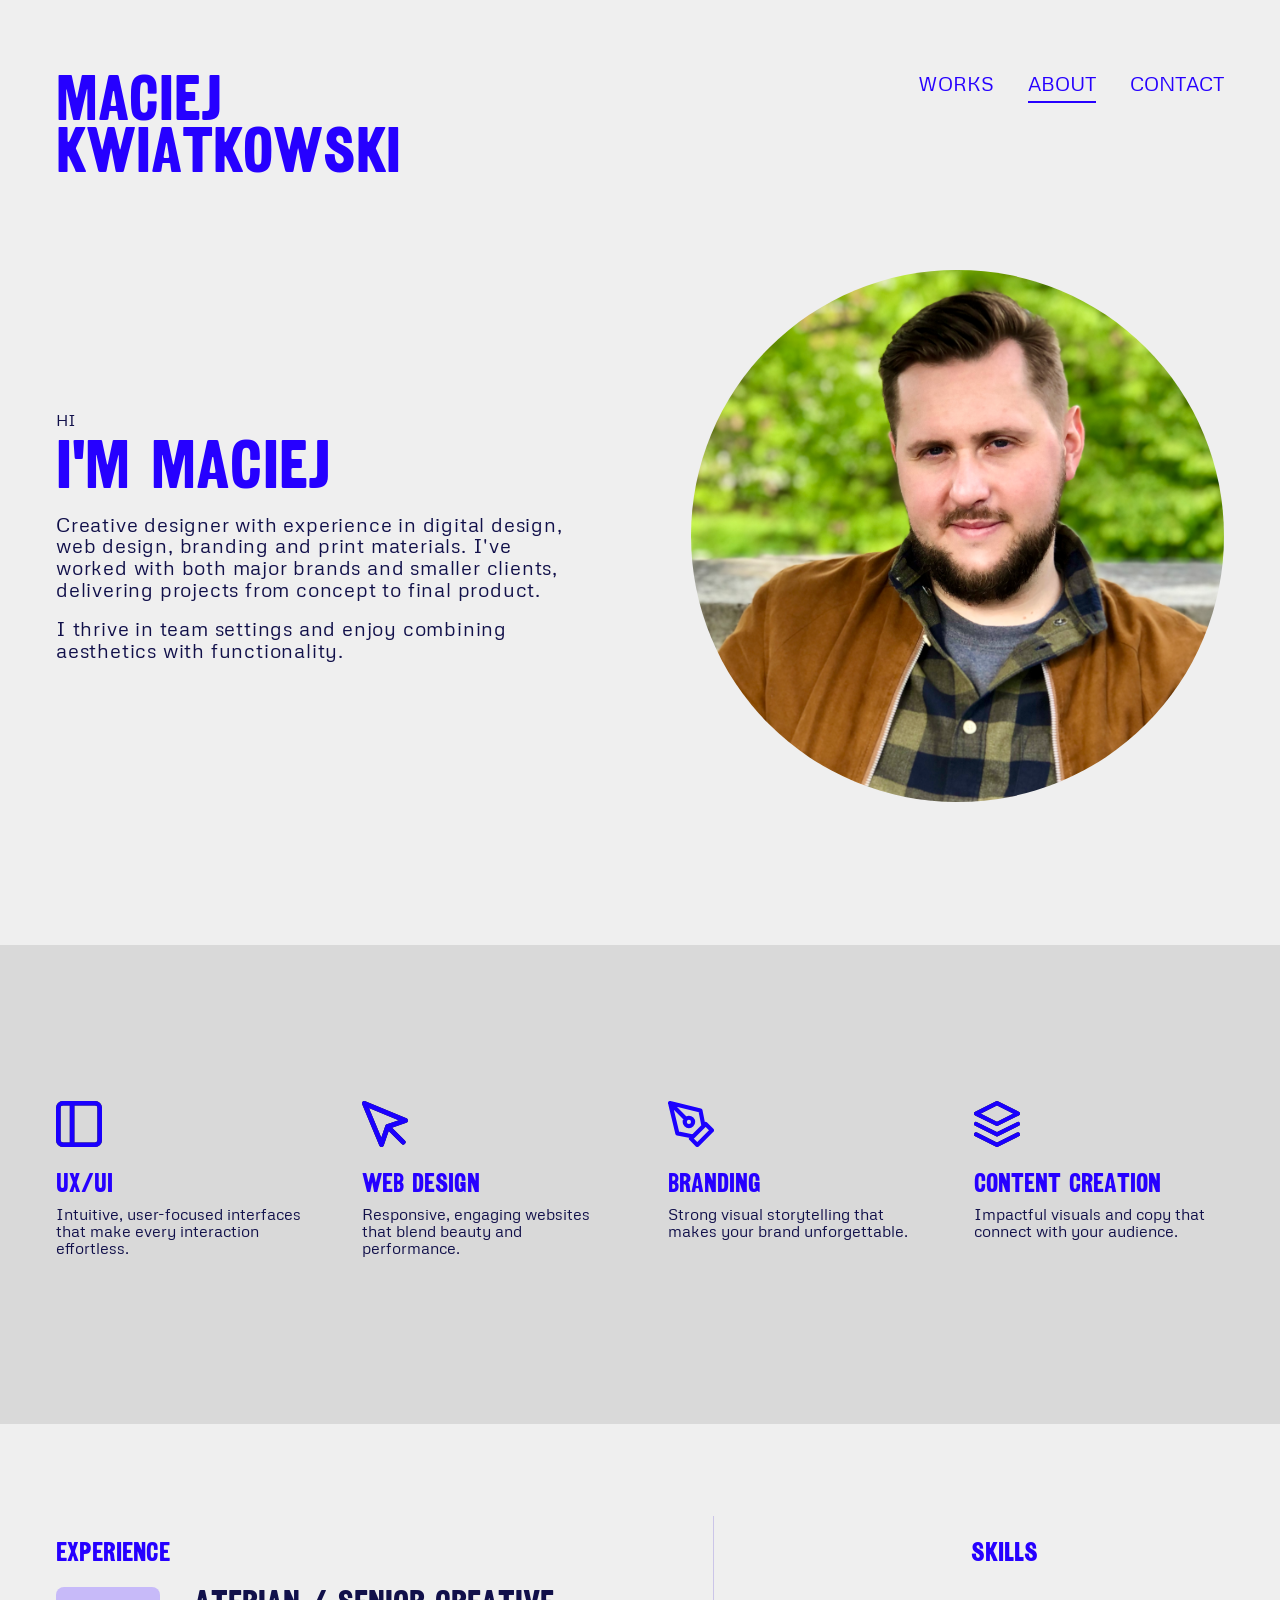
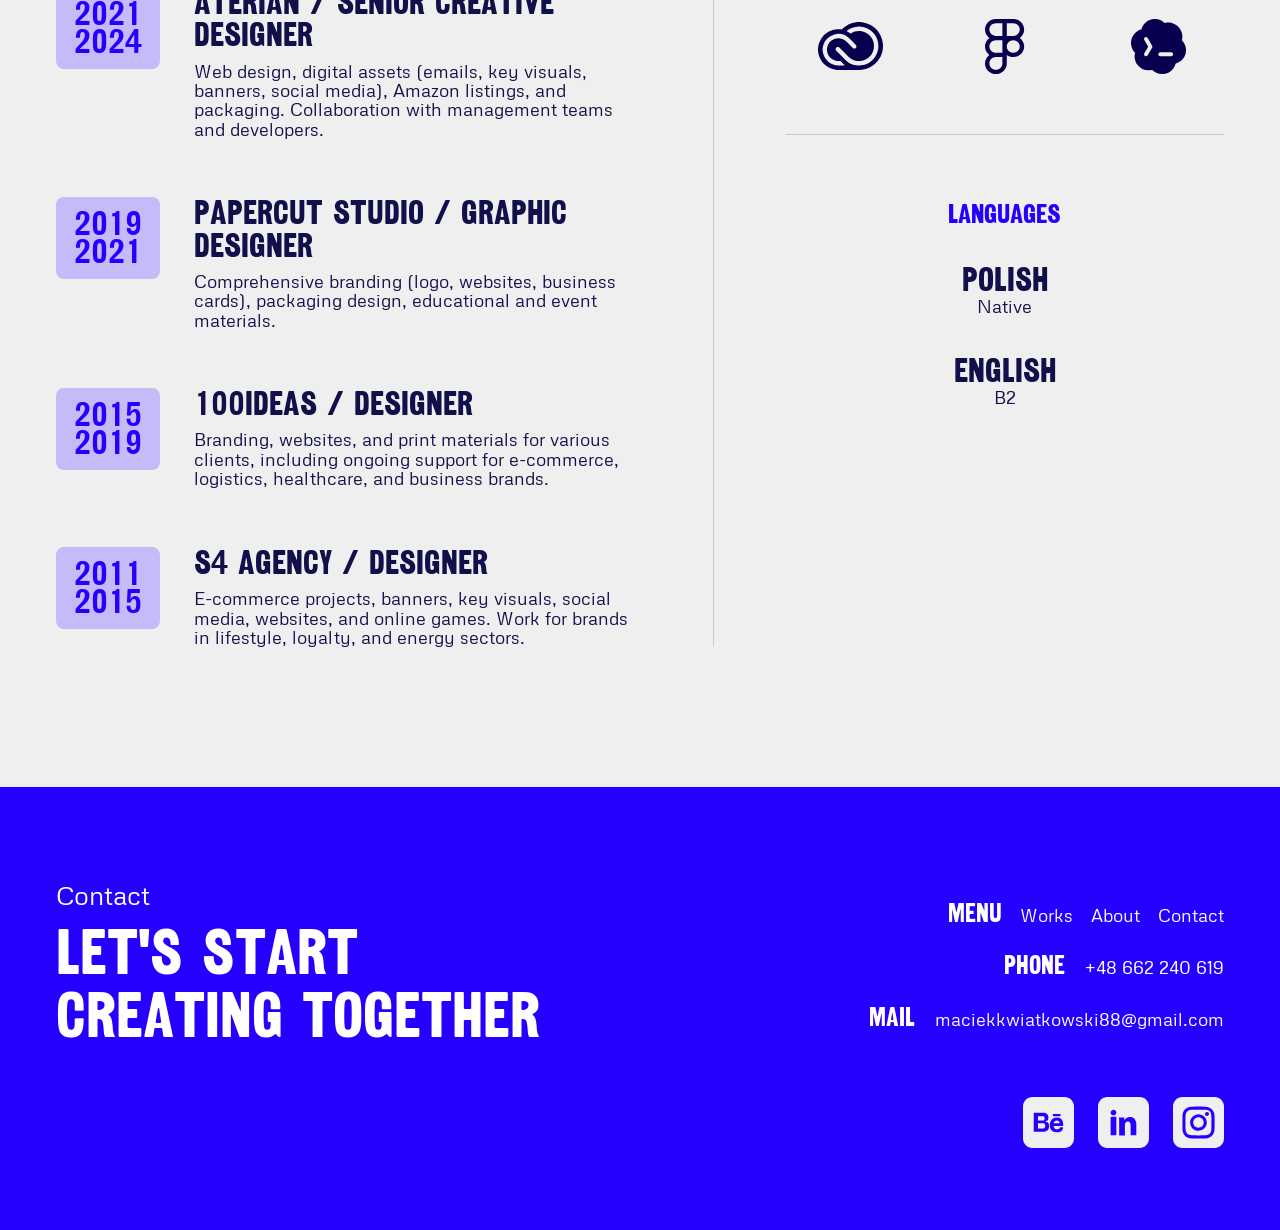
<file: about.html>
<!doctype html>
<html lang="en">
  <head>
    <meta charset="utf-8">
    <meta name="viewport" content="width=device-width, initial-scale=1">
    <title>About - Maciej Kwiatkowski</title>
    <meta name="description" content="Bio, experience, skills and languages of designer Maciej Kwiatkowski.">
    <link rel="stylesheet" href="styles.css">
  </head>
  <body data-page="about">
    <header class="site-header wrap">
      <a class="logo" href="index.html">Maciej<br>Kwiatkowski</a>
      <nav class="nav" aria-label="Main navigation">
        <a href="works.html" data-nav="works">Works</a>
        <a href="about.html" data-nav="about">About</a>
        <a href="#contact">Contact</a>
      </nav>
    </header>

    <main>
      <section class="about-hero wrap reveal">
        <div>
          <p class="eyebrow">HI</p>
          <h1 class="title">I'm Maciej</h1>
          <p class="copy">Creative designer with experience in digital design, web design, branding and print materials. I've worked with both major brands and smaller clients, delivering projects from concept to final product.</p>
          <p class="copy">I thrive in team settings and enjoy combining aesthetics with functionality.</p>
        </div>
        <div class="portrait is-round"><img src="assets/images/maciej.jpg" alt="Maciej Kwiatkowski"></div>
      </section>

      <section class="band">
        <div class="services wrap reveal fade-icons">
          <article class="service"><img src="assets/icons/ux.svg" alt=""><h2 class="card-title">UX/UI</h2><p class="small-copy">Intuitive, user-focused interfaces that make every interaction effortless.</p></article>
          <article class="service"><img src="assets/icons/web.svg" alt=""><h2 class="card-title">Web Design</h2><p class="small-copy">Responsive, engaging websites that blend beauty and performance.</p></article>
          <article class="service"><img src="assets/icons/branding.svg" alt=""><h2 class="card-title">Branding</h2><p class="small-copy">Strong visual storytelling that makes your brand unforgettable.</p></article>
          <article class="service"><img src="assets/icons/content.svg" alt=""><h2 class="card-title">Content Creation</h2><p class="small-copy">Impactful visuals and copy that connect with your audience.</p></article>
        </div>
      </section>

      <section class="resume wrap reveal">
        <div>
          <h2 class="mini-heading">Experience</h2>
          <div class="timeline">
            <article class="job"><div class="years">2021<br>2024</div><div><h3 class="job-title">Aterian / Senior Creative Designer</h3><p>Web design, digital assets (emails, key visuals, banners, social media), Amazon listings, and packaging. Collaboration with management teams and developers.</p></div></article>
            <article class="job"><div class="years">2019<br>2021</div><div><h3 class="job-title">Papercut Studio / Graphic Designer</h3><p>Comprehensive branding (logo, websites, business cards), packaging design, educational and event materials.</p></div></article>
            <article class="job"><div class="years">2015<br>2019</div><div><h3 class="job-title">100Ideas / Designer</h3><p>Branding, websites, and print materials for various clients, including ongoing support for e-commerce, logistics, healthcare, and business brands.</p></div></article>
            <article class="job"><div class="years">2011<br>2015</div><div><h3 class="job-title">S4 Agency / Designer</h3><p>E-commerce projects, banners, key visuals, social media, websites, and online games. Work for brands in lifestyle, loyalty, and energy sectors.</p></div></article>
          </div>
        </div>
        <div class="rule" aria-hidden="true"></div>
        <aside class="side-panel">
          <h2 class="mini-heading">Skills</h2>
          <div class="tool-icons fade-icons">
            <img src="assets/icons/adobe.svg" alt="Adobe">
            <img src="assets/icons/figma.svg" alt="Figma">
            <img src="assets/icons/codex.svg" alt="Codex">
          </div>
          <div class="thin-line"></div>
          <h2 class="mini-heading">Languages</h2>
          <p class="language"><strong>Polish</strong>Native</p>
          <p class="language"><strong>English</strong>B2</p>
        </aside>
      </section>
    </main>

    <footer class="site-footer" id="contact">
      <div class="footer-grid wrap">
        <div><p class="footer-kicker">Contact</p><h2 class="footer-title">Let's start<br>creating together</h2></div>
        <div class="footer-info">
          <div class="footer-nav"><strong>Menu</strong><a href="works.html">Works</a><a href="about.html">About</a><a href="#contact">Contact</a></div>
          <div class="info-row"><strong>Phone</strong><span>+48&nbsp;662&nbsp;240&nbsp;619</span></div>
          <div class="info-row"><strong>Mail</strong><span>maciekkwiatkowski88@gmail.com</span></div>
          <div class="socials"><a href="https://www.behance.net/maciekkwia7984" target="_blank" rel="noopener"><img src="assets/icons/be.svg" alt="Behance"></a><a href="https://www.linkedin.com/in/maciej-kwiatkowski-a457972b5/" target="_blank" rel="noopener"><img src="assets/icons/in.svg" alt="LinkedIn"></a><a href="https://www.instagram.com/rysunkowykoles/" target="_blank" rel="noopener"><img src="assets/icons/ig.svg" alt="Instagram"></a></div>
        </div>
      </div>
    </footer>
    <script src="script.js"></script>
  </body>
</html>
</file>
<file: styles.css>
@font-face {
  font-family: "Railroad";
  src: url("assets/fonts/RailroadGothicCC.ttf") format("truetype");
  font-display: swap;
}

@font-face {
  font-family: "Metrophobic";
  src: url("assets/fonts/Metrophobic-Regular.ttf") format("truetype");
  font-display: swap;
}

:root {
  --blue: #2600ff;
  --ink: #11104a;
  --muted: #57508a;
  --paper: #efefef;
  --panel: #d9d9d9;
  --lavender: #c7baf9;
  --white: #ffffff;
  --radius: 28px;
  --wrap: 1280px;
}

* {
  box-sizing: border-box;
}

html {
  scroll-behavior: smooth;
}

body {
  margin: 0;
  background: var(--paper);
  color: var(--ink);
  font-family: "Metrophobic", Arial, sans-serif;
  font-size: 18px;
  line-height: 1.15;
}

img {
  display: block;
  max-width: 100%;
}

a {
  color: inherit;
  text-decoration: none;
}

.wrap {
  width: min(calc(100% - 112px), var(--wrap));
  margin: 0 auto;
}

.site-header {
  display: flex;
  align-items: flex-start;
  justify-content: space-between;
  gap: 32px;
  padding: 72px 0 34px;
}

.logo {
  color: var(--blue);
  font-family: "Railroad", Impact, sans-serif;
  font-size: clamp(44px, 5vw, 68px);
  line-height: .82;
  text-transform: uppercase;
}

.nav {
  display: flex;
  gap: 34px;
  align-items: center;
  color: var(--blue);
  font-size: 20px;
  text-transform: uppercase;
}

.nav a {
  position: relative;
}

.nav a::after {
  content: "";
  position: absolute;
  left: 0;
  right: 0;
  bottom: -8px;
  height: 2px;
  background: currentColor;
  transform: scaleX(0);
  transform-origin: left;
  transition: transform .2s ease;
}

.nav a:hover::after,
.nav a[aria-current="page"]::after {
  transform: scaleX(1);
}

.hero {
  display: grid;
  grid-template-columns: minmax(280px, 410px) minmax(360px, 520px) minmax(140px, 190px);
  gap: clamp(36px, 5vw, 84px);
  align-items: center;
  min-height: 590px;
}

.eyebrow {
  color: var(--ink);
  font-size: 16px;
  margin: 0 0 6px;
}

.title {
  margin: 0;
  color: var(--blue);
  font-family: "Railroad", Impact, sans-serif;
  font-size: clamp(42px, 5.4vw, 78px);
  line-height: .88;
  text-transform: uppercase;
}

.copy {
  color: var(--ink);
  font-size: clamp(18px, 1.7vw, 24px);
  line-height: 1.08;
  letter-spacing: .04em;
  margin: 18px 0 0;
}

.hero-home .copy,
.about-hero .copy {
  font-size: 20px;
}

.button {
  display: inline-flex;
  align-items: center;
  justify-content: center;
  min-width: 148px;
  min-height: 42px;
  padding: 8px 26px;
  border: 3px solid var(--blue);
  border-radius: 999px;
  color: var(--blue);
  background: transparent;
  font-family: "Railroad", Impact, sans-serif;
  font-size: 20px;
  line-height: 1;
  text-transform: uppercase;
  transition: background .18s ease-in-out, color .18s ease-in-out;
}

.button:hover {
  background: var(--blue);
  color: var(--white);
}

.hero .button {
  margin-top: 42px;
}

.portrait {
  aspect-ratio: 1 / 1.35;
  border-radius: 0 0 50% 50% / 0 0 30% 30%;
  overflow: hidden;
}

.portrait.is-round {
  aspect-ratio: 1;
  border-radius: 50%;
}

.portrait img {
  width: 100%;
  height: 100%;
  object-fit: cover;
}

.hero-home {
  align-items: start;
}

.hero-home .portrait {
  width: min(44vw, 600px);
  height: 690px;
  align-self: start;
  margin-top: -128px;
}

.hero-home .portrait img {
  object-position: center top;
}

.hero-home .portrait img {
  filter: none;
}

.skills-stack {
  justify-self: end;
  color: var(--blue);
  text-align: center;
}

.mini-heading,
.section-title,
.card-title,
.job-title,
.project-title,
.project-heading {
  color: var(--blue);
  font-family: "Railroad", Impact, sans-serif;
  line-height: .95;
  text-transform: uppercase;
}

.skills-stack .mini-heading {
  font-size: 24px;
  margin-bottom: 26px;
}

.tool-icons {
  display: grid;
  gap: 24px;
  justify-items: center;
}

.tool-icons img {
  max-height: 55px;
  max-width: 116px;
}

.services {
  display: grid;
  grid-template-columns: repeat(4, 1fr);
  gap: 56px;
  padding: 60px 0 72px;
}

.service img {
  height: 46px;
  width: 46px;
  margin-bottom: 24px;
}

.card-title {
  margin: 0 0 10px;
  font-size: 26px;
}

.small-copy {
  margin: 0;
  color: var(--ink);
  font-size: 16px;
  line-height: 1.06;
}

.band {
  background: var(--panel);
  margin-top: 84px;
  padding: 96px 0;
}

.section-title {
  margin: 0 0 48px;
  text-align: center;
  font-size: clamp(44px, 5vw, 68px);
}

.project-grid {
  display: grid;
  grid-template-columns: repeat(2, 1fr);
  gap: 36px;
}

.project-card.featured,
.project-card.wide {
  grid-column: 1 / -1;
}

.project-card {
  display: grid;
  gap: 18px;
}

.project-media {
  display: block;
  overflow: hidden;
  border-radius: var(--radius);
  background: #d7d7d7;
}

.project-media img {
  width: 100%;
  aspect-ratio: 1.74 / 1;
  object-fit: cover;
  transition: transform .55s ease-in-out;
}

.project-card:hover .project-media img {
  transform: scale(1.085);
}

.project-meta {
  display: grid;
  grid-template-columns: 1fr auto;
  gap: 20px;
  align-items: end;
}

.project-kicker {
  margin: 0 0 6px;
  color: var(--muted);
  font-size: 14px;
}

.project-title {
  margin: 0;
  font-size: clamp(30px, 3.2vw, 46px);
}

.manifesto {
  padding: 100px 0 150px;
  text-align: center;
}

.manifesto p {
  margin: 0 0 16px;
  font-size: clamp(22px, 2vw, 32px);
}

.manifesto h2 {
  max-width: 960px;
  margin: 0 auto;
  color: var(--blue);
  font-family: "Railroad", Impact, sans-serif;
  font-size: clamp(46px, 5.6vw, 82px);
  line-height: .95;
  text-transform: uppercase;
}

.site-footer {
  background: var(--blue);
  color: var(--white);
  padding: 94px 0 82px;
}

.footer-grid {
  display: grid;
  grid-template-columns: 1.2fr 1fr;
  gap: 48px;
  align-items: start;
}

.footer-kicker {
  margin: 0 0 10px;
  font-size: 26px;
}

.footer-title {
  margin: 0;
  font-family: "Railroad", Impact, sans-serif;
  font-size: clamp(46px, 5vw, 74px);
  line-height: .98;
  text-transform: uppercase;
}

.footer-info {
  display: grid;
  gap: 22px;
  justify-content: end;
  text-align: right;
  padding-top: 18px;
}

.info-row {
  display: flex;
  justify-content: flex-end;
  gap: 20px;
  align-items: baseline;
}

.info-row span {
  white-space: nowrap;
}

.info-row strong {
  font-family: "Railroad", Impact, sans-serif;
  font-size: 26px;
  text-transform: uppercase;
}

.footer-nav {
  display: flex;
  gap: 18px;
  justify-content: flex-end;
  align-items: baseline;
}

.footer-nav strong {
  font-family: "Railroad", Impact, sans-serif;
  font-size: 26px;
}

.footer-nav a {
  position: relative;
  padding-left: 0;
}

.footer-nav a::after {
  content: "";
  position: absolute;
  left: 0;
  right: 0;
  bottom: -7px;
  height: 2px;
  background: currentColor;
  transform: scaleX(0);
  transform-origin: left;
  transition: transform .2s ease;
}

.footer-nav a:hover::after,
.footer-nav a:focus-visible::after {
  transform: scaleX(1);
}

.socials {
  display: flex;
  justify-content: flex-end;
  gap: 24px;
  margin-top: 42px;
}

.socials img {
  width: 51px;
  height: 51px;
  transition: transform .22s ease-in-out;
}

.socials a:hover img,
.socials a:focus-visible img {
  transform: scale(1.1);
}

.page-hero {
  padding: 74px 0 42px;
}

.about-hero {
  display: grid;
  grid-template-columns: minmax(420px, 560px) minmax(420px, 620px);
  gap: clamp(56px, 8vw, 130px);
  align-items: center;
  min-height: 650px;
}

.about-hero .copy {
  max-width: 540px;
}

.resume {
  display: grid;
  grid-template-columns: 1.2fr 1px .9fr;
  gap: 72px;
  padding: 92px 0 140px;
}

.rule {
  background: #cbc5e8;
}

.timeline {
  display: grid;
  gap: 58px;
}

.job {
  display: grid;
  grid-template-columns: 104px 1fr;
  gap: 34px;
  align-items: start;
}

.years {
  display: grid;
  place-items: center;
  min-height: 82px;
  border-radius: 8px;
  background: var(--lavender);
  color: var(--blue);
  font-family: "Railroad", Impact, sans-serif;
  font-size: 34px;
  line-height: .82;
}

.job-title {
  margin: 0 0 10px;
  color: var(--ink);
  font-size: 34px;
}

.job p {
  margin: 0;
  font-size: 18px;
  line-height: 1.08;
}

.side-panel {
  text-align: center;
}

.side-panel .tool-icons {
  grid-template-columns: repeat(3, 1fr);
  align-items: center;
  margin: 54px 0 60px;
}

.side-panel .tool-icons img {
  margin: auto;
}

.thin-line {
  height: 1px;
  background: #cbc5e8;
  margin: 0 0 66px;
}

.language {
  margin-top: 38px;
}

.language strong {
  display: block;
  font-family: "Railroad", Impact, sans-serif;
  font-size: 34px;
  line-height: .95;
  text-transform: uppercase;
}

.project-hero {
  padding-top: 54px;
}

.case-cover {
  position: relative;
  overflow: hidden;
  border-radius: var(--radius);
}

.case-cover img {
  width: 100%;
  aspect-ratio: 1.74 / 1;
  object-fit: cover;
}

.case-cover-with-meta img {
  display: block;
}

.case-meta {
  display: flex;
  justify-content: space-between;
  align-items: flex-end;
  gap: 24px;
  color: var(--blue);
  font-family: "Railroad", Impact, sans-serif;
  font-size: 22px;
  text-transform: uppercase;
  margin-top: 18px;
}

.case-meta > div:last-child {
  margin-left: auto;
  text-align: right;
}

.case-meta-overlay {
  position: absolute;
  left: 80px;
  right: 80px;
  bottom: 60px;
  margin-top: 0;
  z-index: 2;
}

.healing-cover .case-meta-overlay,
.healing-cover .case-meta-overlay small {
  color: #fff;
}

.case-cover-light-meta .case-meta-overlay,
.case-cover-light-meta .case-meta-overlay small {
  color: #fff;
}

.case-meta small {
  display: block;
  color: var(--muted);
  font-family: "Metrophobic", Arial, sans-serif;
  font-size: 13px;
  text-transform: none;
}

.case-intro {
  max-width: 900px;
  margin: 64px auto 88px;
  text-align: center;
}

.case-intro .project-heading {
  margin: 0 0 24px;
  font-size: clamp(36px, 4.2vw, 58px);
}

.case-intro p {
  margin: 0;
  font-size: 18px;
  line-height: 1.2;
}

.case-section {
  padding: 54px 0;
}

.case-section.center {
  text-align: center;
}

.case-section.center p {
  max-width: 900px;
  margin: 0 auto 18px;
}

.case-section.center .case-images {
  margin-top: 58px;
}

.case-note {
  margin: -8px 0 30px;
  text-align: center;
}

.case-section .project-heading {
  margin: 0 0 30px;
  text-align: center;
  font-size: clamp(36px, 4vw, 54px);
}

.case-images {
  display: grid;
  grid-template-columns: repeat(2, 1fr);
  gap: 28px;
}

.case-images.single {
  grid-template-columns: 1fr;
}

.case-images img,
.image-panel {
  width: 100%;
  border-radius: 18px;
  background: var(--lavender);
}

.case-images-equal img {
  height: clamp(300px, 30vw, 460px);
  object-fit: cover;
}

.process {
  display: flex;
  justify-content: center;
  gap: 18px;
  flex-wrap: wrap;
  margin-top: 28px;
}

.process span {
  position: relative;
  padding: 10px 22px;
  background: #dad8e4;
  color: var(--muted);
  font-size: 14px;
}

.process span:not(:last-child) {
  margin-right: 35px;
}

.process span:not(:last-child)::after {
  content: "";
  position: absolute;
  left: calc(100% + 18px);
  top: 50%;
  transform: translateY(-50%);
  width: 17px;
  height: 15px;
  background: url("assets/icons/arrow-1.svg") center / contain no-repeat;
}

.key-points {
  display: grid;
  grid-template-columns: repeat(3, 1fr);
  gap: 42px;
  margin: 48px auto;
  max-width: 860px;
  text-align: center;
}

.key-points-four {
  grid-template-columns: repeat(4, 1fr);
  max-width: 980px;
}

.key-points img {
  height: 52px;
  margin: 0 auto 18px;
  width: auto;
}

.case-checklist {
  display: grid;
  gap: 12px;
  justify-items: center;
  margin: 0 auto 54px;
  padding: 0;
  list-style: none;
}

.case-checklist li {
  min-width: min(100%, 520px);
  padding: 8px 18px;
  background: #dedee1;
  color: var(--muted);
  font-size: 14px;
  line-height: 1.2;
}

.case-checklist li::before {
  content: "✓ ";
  color: var(--muted);
  font-weight: 700;
}

.other-projects {
  padding: 72px 0 96px;
}

.other-projects .project-grid {
  grid-template-columns: repeat(3, 1fr);
}

.other-projects .project-card {
  text-align: center;
}

.other-projects .project-card > div {
  display: grid;
  justify-items: center;
}

.other-projects .project-media img {
  aspect-ratio: 403 / 271;
}

.other-projects .button {
  margin: 36px auto 0;
}

.center-button {
  display: flex;
  justify-content: center;
}

.reveal {
  opacity: 0;
  transform: translateY(18px);
  transition: opacity .45s ease, transform .45s ease;
}

.reveal.is-visible {
  opacity: 1;
  transform: translateY(0);
}

.project-image-reveal {
  opacity: 0;
  transform: translateY(34px);
  transition: opacity .8s ease, transform .8s ease;
  transition-delay: .3s;
}

.project-image-reveal.is-visible {
  opacity: 1;
  transform: translateY(0);
}

.stagger > * {
  opacity: 0;
  transform: translateY(28px);
  transition: opacity .62s ease, transform .62s ease;
}

.stagger.is-visible > * {
  opacity: 1;
  transform: translateY(0);
}

.stagger.is-visible > *:nth-child(2) {
  transition-delay: .22s;
}

.stagger.is-visible > *:nth-child(3) {
  transition-delay: .44s;
}

.stagger.is-visible > *:nth-child(4) {
  transition-delay: .66s;
}

.fade-icons > * {
  opacity: 0;
  transform: scale(.94);
  transition: opacity .5s ease, transform .5s ease;
}

.fade-icons.is-visible > * {
  opacity: 1;
  transform: scale(1);
}

.fade-icons.is-visible > *:nth-child(2) {
  transition-delay: .2s;
}

.fade-icons.is-visible > *:nth-child(3) {
  transition-delay: .4s;
}

.fade-icons.is-visible > *:nth-child(4) {
  transition-delay: .6s;
}

.fade-icons.is-visible > *:nth-child(5) {
  transition-delay: .8s;
}

@media (min-width: 981px) {
  body[data-page="home"] .site-header {
    position: absolute;
    z-index: 3;
    top: 74px;
    left: 50%;
    transform: translateX(-50%);
    padding: 0;
  }

  body[data-page="home"] .nav {
    padding-top: 31px;
  }

  .hero-home {
    min-height: 780px;
    grid-template-columns: 330px 418px 180px;
    justify-content: space-between;
    gap: 42px;
    align-items: start;
  }

  .hero-home > div:first-child {
    padding-top: 282px;
  }

  .hero-home .copy {
    max-width: 315px;
  }

  .hero-home .portrait {
    width: 418px;
    height: 720px;
    border-radius: 0 0 209px 209px / 0 0 209px 209px;
    margin-top: 0;
  }

  .hero-home .skills-stack {
    padding-top: 342px;
    justify-self: center;
  }
}

@media (max-width: 980px) {
  .wrap {
    width: min(calc(100% - 48px), var(--wrap));
  }

  .site-header {
    align-items: flex-start;
    padding-top: 42px;
  }

  .nav {
    gap: 18px;
    font-size: 16px;
  }

  .hero,
  .about-hero {
    grid-template-columns: 1fr;
    min-height: 0;
  }

  .hero {
    gap: 36px;
    padding: 22px 0 36px;
  }

  .hero .portrait {
    width: min(100%, 430px);
    margin: 0 auto;
  }

  .hero-home .portrait {
    height: auto;
    aspect-ratio: 1 / 1.35;
    border-radius: 0 0 50% 50% / 0 0 37% 37%;
    margin-top: 0;
  }

  .skills-stack {
    justify-self: stretch;
    text-align: left;
  }

  .tool-icons {
    display: flex;
    flex-wrap: wrap;
    justify-content: flex-start;
    gap: 26px;
  }

  .services,
  .project-grid,
  .case-images,
  .resume,
  .footer-grid,
  .other-projects .project-grid {
    grid-template-columns: 1fr;
  }

  .services {
    gap: 32px;
  }

  .rule {
    display: none;
  }

  .footer-info,
  .footer-nav,
  .socials {
    justify-content: flex-start;
    text-align: left;
  }

  .info-row {
    justify-content: flex-start;
  }

  .key-points {
    grid-template-columns: 1fr;
  }
}

@media (max-width: 620px) {
  body {
    font-size: 16px;
  }

  .wrap {
    width: min(calc(100% - 30px), var(--wrap));
  }

  .site-header {
    gap: 22px;
    flex-direction: column;
    padding: 34px 0 20px;
  }

  .logo {
    font-size: 42px;
  }

  .nav {
    width: 100%;
    justify-content: space-between;
  }

  .copy {
    font-size: 18px;
  }

  .project-meta {
    grid-template-columns: 1fr;
  }

  .button {
    width: fit-content;
  }

  .manifesto {
    padding: 70px 0 92px;
  }

  .band {
    margin-top: 50px;
    padding: 64px 0;
  }

  .footer-grid,
  .resume {
    gap: 38px;
  }

  .site-footer {
    padding: 68px 0;
  }

  .info-row {
    display: grid;
    gap: 6px;
  }

  .job {
    grid-template-columns: 86px 1fr;
    gap: 20px;
  }

  .years {
    min-height: 74px;
    font-size: 28px;
  }

  .job-title {
    font-size: 26px;
  }

  .case-meta:not(.case-meta-overlay) {
    display: grid;
  }

  .case-meta-overlay {
    left: 24px;
    right: 24px;
    bottom: 28px;
  }

  .case-images-equal img {
    height: auto;
  }
}
</file>
